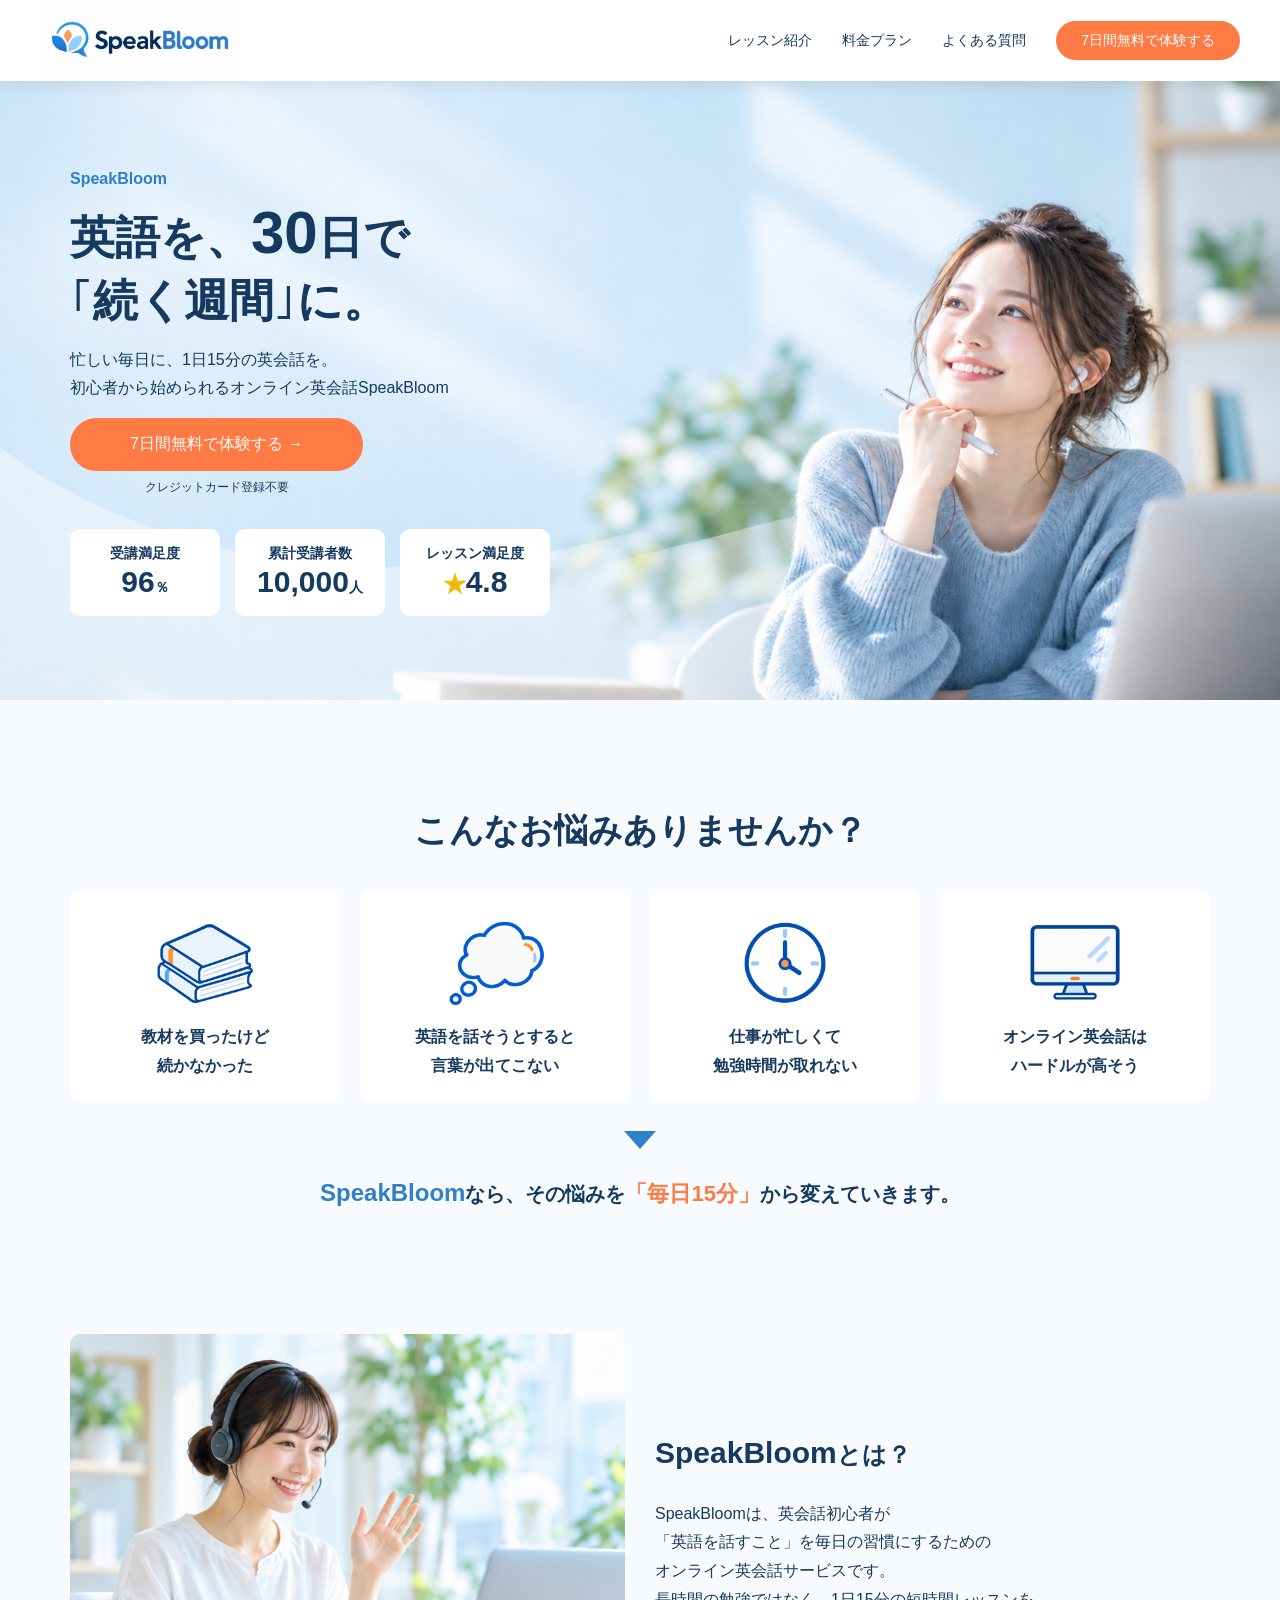
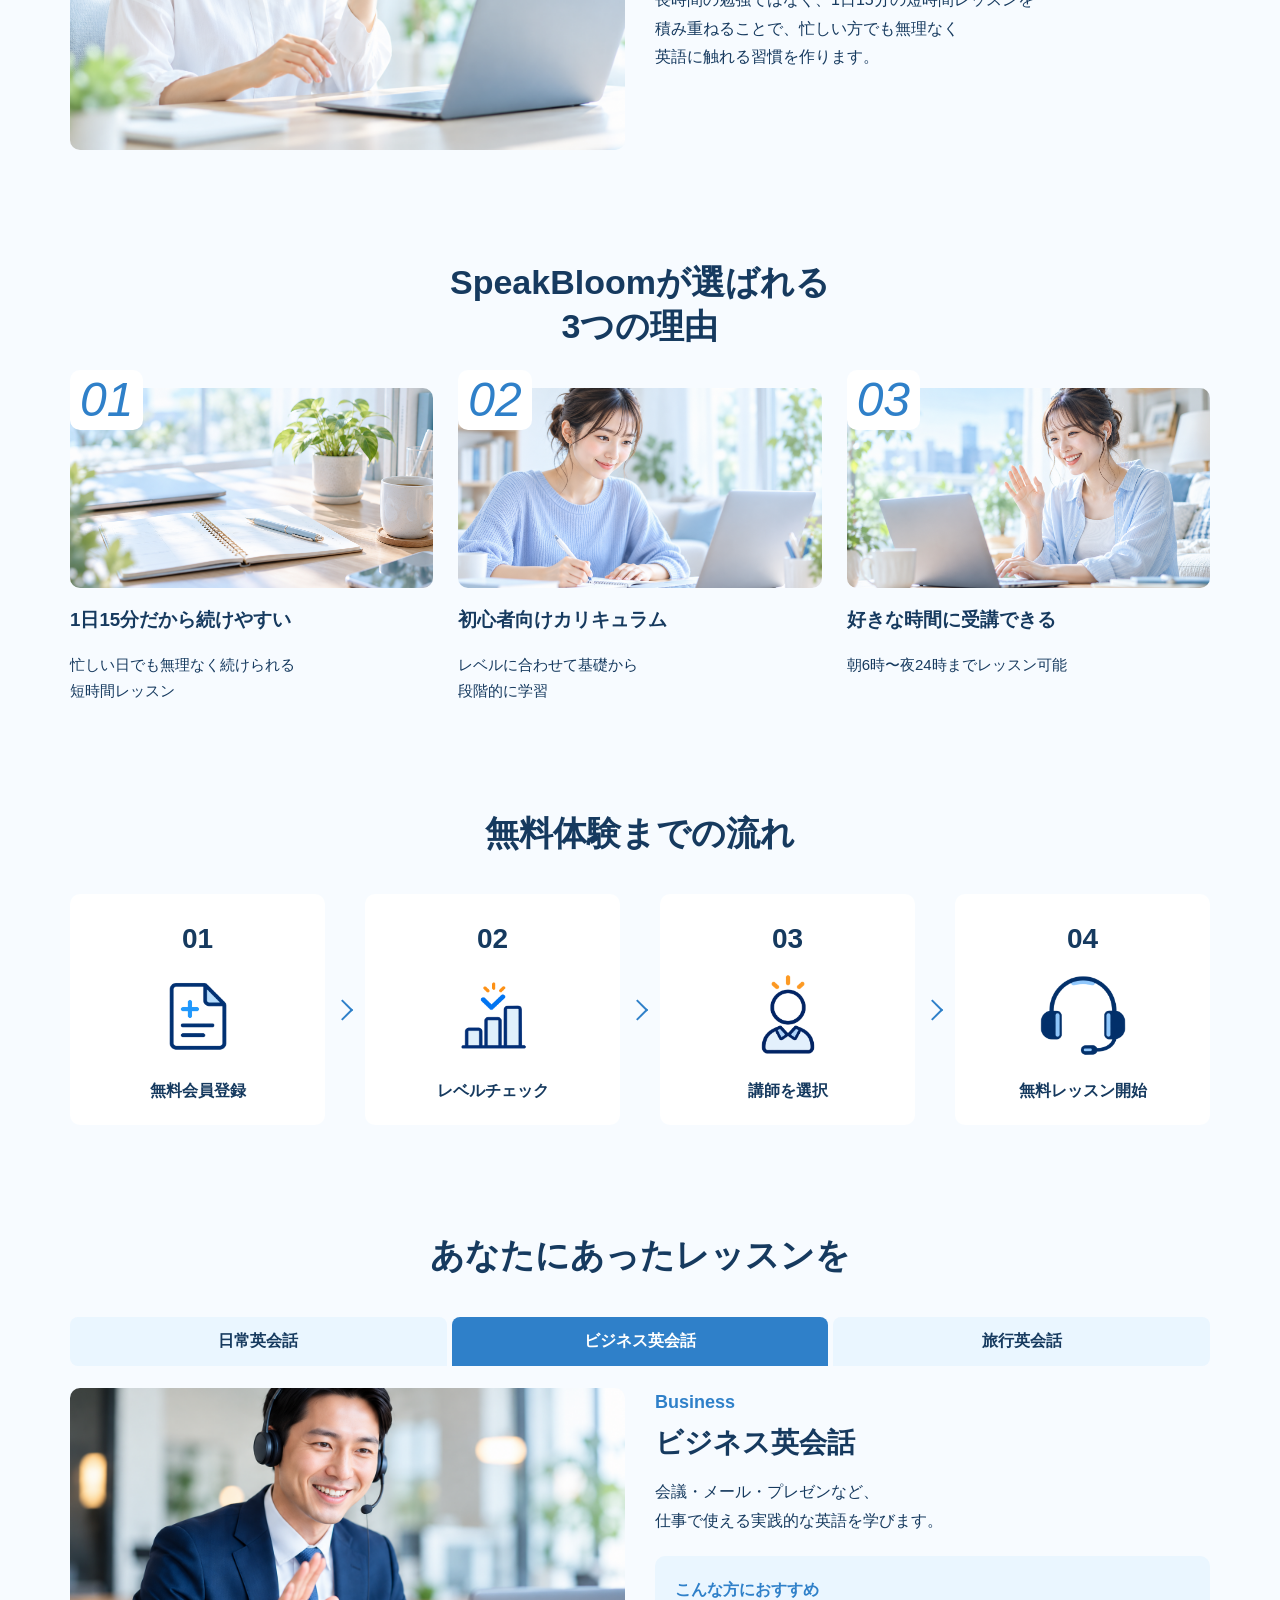
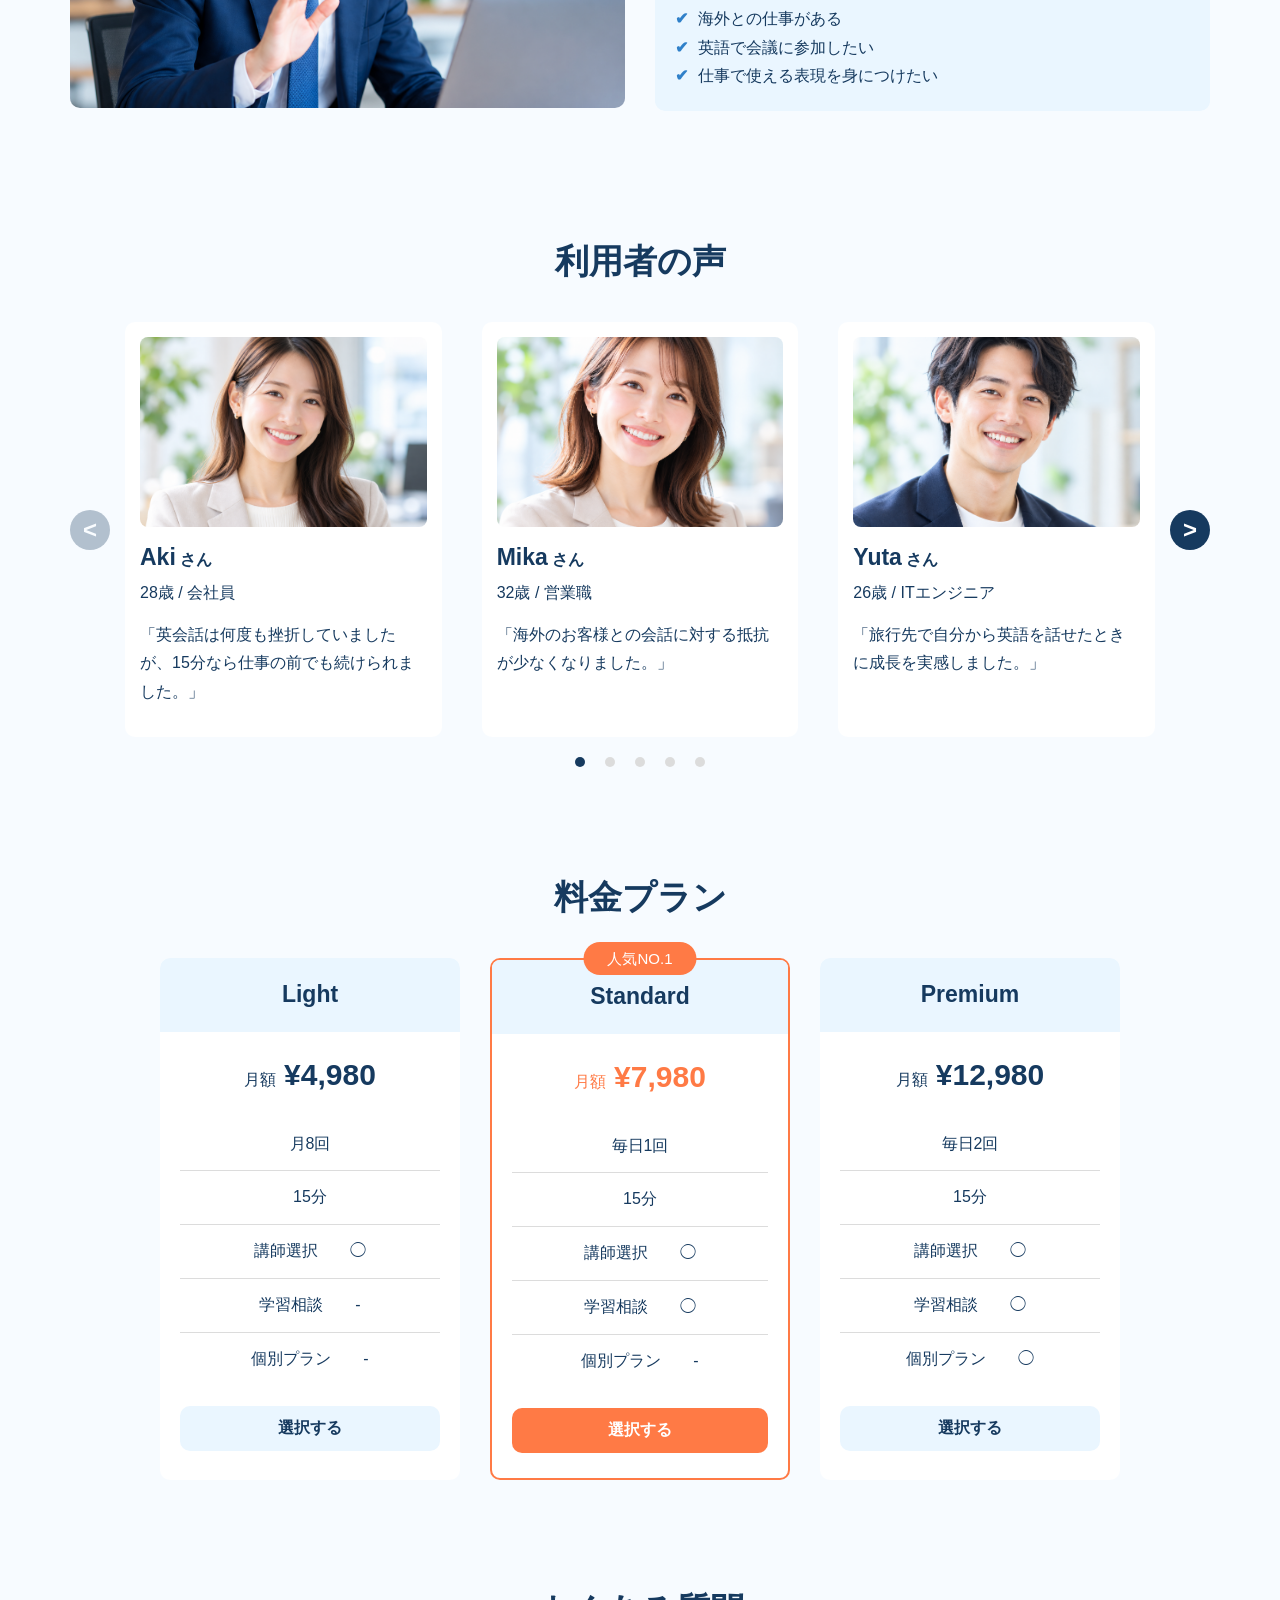
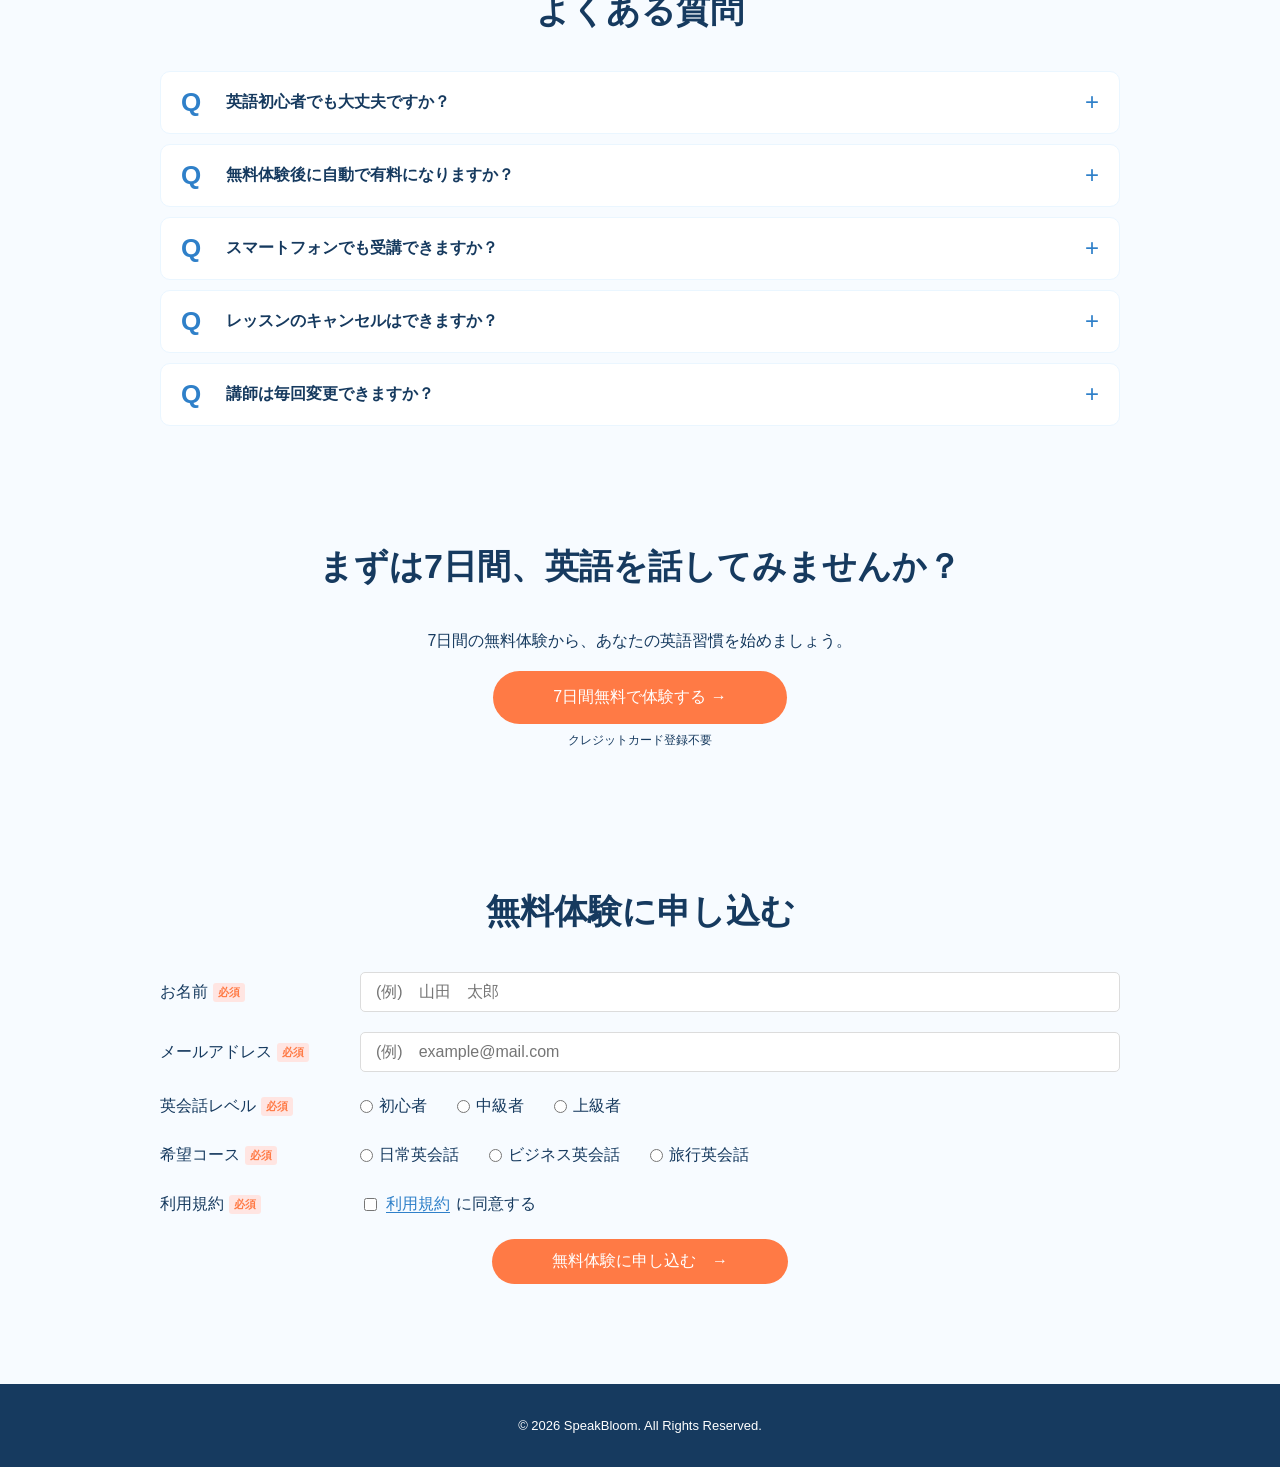
<file: index.html>
<!doctype html>
<html lang="ja">
  <head>
    <meta charset="UTF-8" />
    <meta name="viewport" content="width=device-width, initial-scale=1.0" />
    <title>SpeakBloom</title>
    <link rel="stylesheet" href="css/style.css" />
  </head>

  <body>
    <header>
      <div class="header-inner">
        <a href="#top" class="logo">
          <img src="images/logo.png" alt="SpeakBloom" />
        </a>
        <nav>
          <ul>
            <li><a href="#lesson">レッスン紹介</a></li>
            <li><a href="#pricing">料金プラン</a></li>
            <li><a href="#faq">よくある質問</a></li>
          </ul>
          <a href="#application" class="cta-button mobile-cta"
            >7日間無料で体験する</a
          >
        </nav>
        <a href="#application" class="cta-button">7日間無料で体験する</a>
        <button class="menu-button" type="button" aria-label="メニューを開く">
          <span></span>
          <span></span>
          <span></span>
        </button>
      </div>
    </header>

    <main>
      <section class="hero" id="hero">
        <img
          src="images/hero.png"
          alt="トップ画像（女性）"
          class="hero-mobile-image"
        />
        <div class="hero-inner">
          <div class="hero-content">
            <p class="hero-label">SpeakBloom</p>
            <h1>
              英語を、<span class="hero-days">30</span>日で<br />
              <span class="hero-bracket">｢</span>続く週間<span
                class="hero-bracket"
                >｣</span
              >に。
            </h1>
            <p class="hero-description">
              忙しい毎日に、1日15分の英会話を。<br />
              初心者から始められるオンライン英会話SpeakBloom
            </p>
            <div class="hero-cta">
              <a href="#application" class="cta-button"
                >7日間無料で体験する →</a
              >
              <p class="hero-note">クレジットカード登録不要</p>
            </div>
            <div class="hero-stats">
              <div class="hero-stat">
                <p>受講満足度</p>
                <p><span class="hero-number">96</span>％</p>
              </div>
              <div class="hero-stat">
                <p>累計受講者数</p>
                <p><span class="hero-number">10,000</span>人</p>
              </div>
              <div class="hero-stat">
                <p>レッスン満足度</p>
                <p>
                  <span class="hero-star">★</span
                  ><span class="hero-number">4.8</span>
                </p>
              </div>
            </div>
          </div>
        </div>
      </section>

      <section class="problems" id="problems">
        <div class="problems-inner">
          <h2>こんなお悩みありませんか？</h2>
          <div class="problems-card">
            <div class="card">
              <img src="images/book.png" alt="本のイラスト" />
              <p>教材を買ったけど<br />続かなかった</p>
            </div>
            <div class="card">
              <img src="images/speech bubble.png" alt="吹き出しのイラスト" />
              <p>英語を話そうとすると<br />言葉が出てこない</p>
            </div>
            <div class="card">
              <img src="images/clock.png" alt="時計のイラスト" />
              <p>仕事が忙しくて<br />勉強時間が取れない</p>
            </div>
            <div class="card">
              <img src="images/display.png" alt="ディスプレイのイラスト" />
              <p>オンライン英会話は<br />ハードルが高そう</p>
            </div>
          </div>
          <div class="problems-arrow"></div>
          <p class="problems-message">
            <span class="problems-logo">SpeakBloom</span>なら、その悩みを<span
              class="problems-minute"
              >「毎日15分」</span
            >から変えていきます。
          </p>
        </div>
      </section>

      <section class="about" id="about">
        <div class="about-inner">
          <div class="about-image">
            <img src="images/about.png" alt="女性の画像" />
          </div>
          <div class="about-content">
            <h2><span class="about-logo">SpeakBloom</span>とは？</h2>
            <p>
              SpeakBloomは、英会話初心者が<br />
              「英語を話すこと」を毎日の習慣にするための<br />
              オンライン英会話サービスです。<br />
              長時間の勉強ではなく、1日15分の短時間レッスンを<br />
              積み重ねることで、忙しい方でも無理なく<br />
              英語に触れる習慣を作ります。
            </p>
          </div>
        </div>
      </section>

      <section class="features" id="features">
        <div class="features-inner">
          <h2>
            SpeakBloomが選ばれる<br />
            3つの理由
          </h2>
          <div class="features-card">
            <div class="card">
              <div class="features-image">
                <img src="images/features1.png" />
                <span class="features-number">01</span>
              </div>
              <h3>1日15分だから続けやすい</h3>
              <p class="features-text-pc">
                忙しい日でも無理なく続けられる<br />短時間レッスン
              </p>
              <p class="features-text-sp">忙しい日でも無理なく続けられる</p>
            </div>
            <div class="card">
              <div class="features-image">
                <img src="images/features2.png" />
                <span class="features-number">02</span>
              </div>
              <h3>初心者向けカリキュラム</h3>
              <p class="features-text-pc">
                レベルに合わせて基礎から<br />段階的に学習
              </p>
              <p class="features-text-sp">レベルに合わせて基礎から</p>
            </div>
            <div class="card">
              <div class="features-image">
                <img src="images/features3.png" />
                <span class="features-number">03</span>
              </div>
              <h3>好きな時間に受講できる</h3>
              <p>朝6時〜夜24時までレッスン可能</p>
            </div>
          </div>
        </div>
      </section>

      <section class="how" id="how">
        <div class="how-inner">
          <h2>無料体験までの流れ</h2>
          <div class="how-card">
            <div class="card">
              <h3>01</h3>
              <img src="images/how1.png" />
              <p>無料会員登録</p>
            </div>
            <div class="card">
              <h3>02</h3>
              <img src="images/how2.png" />
              <p>レベルチェック</p>
            </div>
            <div class="card">
              <h3>03</h3>
              <img src="images/how3.png" />
              <p>講師を選択</p>
            </div>
            <div class="card">
              <h3>04</h3>
              <img src="images/how4.png" />
              <p>無料レッスン開始</p>
            </div>
          </div>
        </div>
      </section>

      <section class="lesson" id="lesson">
        <div class="lesson-inner">
          <h2>あなたにあったレッスンを</h2>
          <div class="lesson-tab">
            <button type="button" data-tab="daily">日常英会話</button>
            <button type="button" data-tab="business" class="active">
              ビジネス英会話
            </button>
            <button type="button" data-tab="travel">旅行英会話</button>
          </div>
          <div class="lesson-card">
            <div class="lesson-panel" data-content="daily">
              <div class="image">
                <img
                  src="images/dailylesson.png"
                  alt="オンライン英会話を受講する女性"
                />
              </div>
              <div class="content">
                <p class="lesson-type">Daily Conversation</p>
                <h3>日常英会話</h3>
                <p class="lesson-description">
                  自己紹介や趣味、ショッピングなど、<br />
                  日常生活で使える英会話を学びます。
                </p>
                <div class="lesson-recommend">
                  <p>こんな方におすすめ</p>
                  <ul>
                    <li>英語で気軽に会話ができるようになりたい</li>
                    <li>海外の友達を作りたい</li>
                    <li>リスニング・スピーキングに自信をつけたい</li>
                  </ul>
                </div>
              </div>
            </div>
            <div class="lesson-panel active" data-content="business">
              <div class="image">
                <img
                  src="images/businesslesson.png"
                  alt="ビジネス英会話を受講する男性"
                />
              </div>
              <div class="content">
                <p class="lesson-type">Business</p>
                <h3>ビジネス英会話</h3>
                <p class="lesson-description">
                  会議・メール・プレゼンなど、<br />
                  仕事で使える実践的な英語を学びます。
                </p>
                <div class="lesson-recommend">
                  <p>こんな方におすすめ</p>
                  <ul>
                    <li>海外との仕事がある</li>
                    <li>英語で会議に参加したい</li>
                    <li>仕事で使える表現を身につけたい</li>
                  </ul>
                </div>
              </div>
            </div>
            <div class="lesson-panel" data-content="travel">
              <div class="image">
                <img src="images/travellesson.png" alt="海外旅行を楽しむ女性" />
              </div>
              <div class="content">
                <p class="lesson-type">Travel</p>
                <h3>旅行英会話</h3>
                <p class="lesson-description">
                  空港・ホテル・観光・レストランなど、<br />
                  旅行先で使える実践的な英語を学びます。
                </p>
                <div class="lesson-recommend">
                  <p>こんな方におすすめ</p>
                  <ul>
                    <li>海外旅行をもっと楽しみたい</li>
                    <li>空港やホテルでスムーズにやりとりしたい</li>
                    <li>現地でのトラブルにも対応できるようにしたい</li>
                  </ul>
                </div>
              </div>
            </div>
          </div>
        </div>
      </section>

      <section class="voices" id="voices">
        <div class="voices-inner">
          <h2>利用者の声</h2>
          <div class="voices-slider">
            <button type="button" class="voices-prev">&lt;</button>
            <div class="voices-window">
              <div class="voices-card">
                <div class="card">
                  <img src="images/voices/aki.png" alt="Akiさん" />
                  <h3>Aki<span>さん</span></h3>
                  <p>28歳 / 会社員</p>
                  <p class="voices-detail">
                    「英会話は何度も挫折していましたが、15分なら仕事の前でも続けられました。」
                  </p>
                </div>
                <div class="card">
                  <img src="images/voices/mika.png" alt="Mikaさん" />
                  <h3>Mika<span>さん</span></h3>
                  <p>32歳 / 営業職</p>
                  <p class="voices-detail">
                    「海外のお客様との会話に対する抵抗が少なくなりました。」
                  </p>
                </div>
                <div class="card">
                  <img src="images/voices/yuta.png" alt="Yutaさん" />
                  <h3>Yuta<span>さん</span></h3>
                  <p>26歳 / ITエンジニア</p>
                  <p class="voices-detail">
                    「旅行先で自分から英語を話せたときに成長を実感しました。」
                  </p>
                </div>
                <div class="card">
                  <img src="images/voices/saki.png" alt="Sakiさん" />
                  <h3>Saki<span>さん</span></h3>
                  <p>29歳 / 事務職</p>
                  <p class="voices-detail">
                    「毎日15分だから、英語学習が無理なく習慣になりました。」
                  </p>
                </div>
                <div class="card">
                  <img src="images/voices/haruka.png" alt="Harukaさん" />
                  <h3>Haruka<span>さん</span></h3>
                  <p>31歳 / 販売職</p>
                  <p class="voices-detail">
                    「海外旅行で自分から話しかけられるようになって自信がつきました。」
                  </p>
                </div>
                <div class="card">
                  <img src="images/voices/daichi.png" alt="Daichiさん" />
                  <h3>Daichi<span>さん</span></h3>
                  <p>27歳 / 営業職</p>
                  <p class="voices-detail">
                    「仕事終わりでも短時間で続けられて、英語への苦手意識が減りました。」
                  </p>
                </div>
                <div class="card">
                  <img src="images/voices/emi.png" alt="Emiさん" />
                  <h3>Emi<span>さん</span></h3>
                  <p>34歳 / 看護師</p>
                  <p class="voices-detail">
                    「初心者向けで安心感があり、少しづつ話せる実感があります。」
                  </p>
                </div>
                <div class="card">
                  <img src="images/voices/kento.png" alt="Kentoさん" />
                  <h3>Kento<span>さん</span></h3>
                  <p>25歳 / 大学院生</p>
                  <p class="voices-detail">
                    「リスニング力が上がって、英語の動画も前より聞き取りやすくなりました。」
                  </p>
                </div>
                <div class="card">
                  <img src="images/voices/nao.png" alt="Naoさん" />
                  <h3>Nao<span>さん</span></h3>
                  <p>30歳 / Webデザイナー</p>
                  <p class="voices-detail">
                    「講師が優しく、会話の練習が楽しいので続けやすいです。」
                  </p>
                </div>
                <div class="card">
                  <img src="images/voices/rina.png" alt="Rinaさん" />
                  <h3>Rina<span>さん</span></h3>
                  <p>26歳 / 会社員</p>
                  <p class="voices-detail">
                    「通勤前の15分で受講できるので、忙しくても続けられています。」
                  </p>
                </div>
                <div class="card">
                  <img src="images/voices/sho.png" alt="Shoさん" />
                  <h3>Sho<span>さん</span></h3>
                  <p>33歳 / エンジニア</p>
                  <p class="voices-detail">
                    「会議で使える表現を学べて、仕事にも役立っています。」
                  </p>
                </div>
                <div class="card">
                  <img src="images/voices/ayaka.png" alt="Ayakaさん" />
                  <h3>Ayaka<span>さん</span></h3>
                  <p>28歳 / 接客業</p>
                  <p class="voices-detail">
                    「英語を話すハードルが下がって、外国のお客様にも対応しやすくなりました。」
                  </p>
                </div>
                <div class="card">
                  <img src="images/voices/tsubasa.png" alt="Tsubasaさん" />
                  <h3>Tsubasa<span>さん</span></h3>
                  <p>24歳 / 学生</p>
                  <p class="voices-detail">
                    「短いレッスンでも達成感があり、学習のモチベーションが続きます。」
                  </p>
                </div>
                <div class="card">
                  <img src="images/voices/mami.png" alt="Mamiさん" />
                  <h3>Mami<span>さん</span></h3>
                  <p>36歳 / 主婦</p>
                  <p class="voices-detail">
                    「家事の合間に受けられて、英語に触れる時間が自然に増えました。」
                  </p>
                </div>
                <div class="card">
                  <img src="images/voices/ren.png" alt="Renさん" />
                  <h3>Ren<span>さん</span></h3>
                  <p>29歳 / ITエンジニア</p>
                  <p class="voices-detail">
                    「旅行先で英語を使える場面が増えて、学ぶ楽しさを実感しています。」
                  </p>
                </div>
              </div>
            </div>
            <button type="button" class="voices-next">></button>
          </div>
          <div class="voices-dots">
            <button
              type="button"
              class="active"
              aria-label="1ページ目"
            ></button>
            <button type="button" aria-label="2ページ目"></button>
            <button type="button" aria-label="3ページ目"></button>
            <button type="button" aria-label="4ページ目"></button>
            <button type="button" aria-label="5ページ目"></button>
          </div>
          <div class="voices-counter">
            <span class="current-page">1</span>
            <span> / </span>
            <span class="total-pages">15</span>
          </div>
        </div>
      </section>

      <section class="pricing" id="pricing">
        <div class="pricing-inner">
          <h2>料金プラン</h2>
          <div class="pricing-card">
            <div class="card">
              <h3 class="plan-name">Light</h3>
              <p class="plan-price">
                <span>月額</span>
                <strong>¥4,980</strong>
              </p>
              <ul class="plan-details">
                <li>月8回</li>
                <li>15分</li>
                <li>講師選択　　◯</li>
                <li>学習相談　　-</li>
                <li>個別プラン　　-</li>
              </ul>
              <button type="button" class="plan-button">選択する</button>
            </div>
            <div class="popular-wrapper">
              <span class="popular-label">人気NO.1</span>
              <div class="card popular">
                <h3 class="plan-name">Standard</h3>
                <p class="plan-price">
                  <span>月額</span>
                  <strong>¥7,980</strong>
                </p>
                <ul class="plan-details">
                  <li>毎日1回</li>
                  <li>15分</li>
                  <li>講師選択　　◯</li>
                  <li>学習相談　　◯</li>
                  <li>個別プラン　　-</li>
                </ul>
                <button type="button" class="plan-button">選択する</button>
              </div>
            </div>
            <div class="card">
              <h3 class="plan-name">Premium</h3>
              <p class="plan-price">
                <span>月額</span>
                <strong>¥12,980</strong>
              </p>
              <ul class="plan-details">
                <li>毎日2回</li>
                <li>15分</li>
                <li>講師選択　　◯</li>
                <li>学習相談　　◯</li>
                <li>個別プラン　　◯</li>
              </ul>
              <button type="button" class="plan-button">選択する</button>
            </div>
          </div>
        </div>
      </section>

      <section class="faq" id="faq">
        <div class="faq-inner">
          <h2>よくある質問</h2>
          <div class="faq-list">
            <div class="faq-item">
              <button type="button" class="faq-question" aria-expanded="false">
                英語初心者でも大丈夫ですか？
              </button>
              <div class="faq-answer">
                <p>
                  はい、もちろんです。初心者向けのレッスンをご用意しており、基礎から安心して学習できます。
                </p>
              </div>
            </div>
            <div class="faq-item">
              <button type="button" class="faq-question" aria-expanded="false">
                無料体験後に自動で有料になりますか？
              </button>
              <div class="faq-answer">
                <p>
                  いいえ、無料体験終了後に自動で有料プランへ移行することはありません。
                </p>
              </div>
            </div>
            <div class="faq-item">
              <button type="button" class="faq-question" aria-expanded="false">
                スマートフォンでも受講できますか？
              </button>
              <div class="faq-answer">
                <p>
                  はい、スマートフォン・タブレット・パソコンから受講できます。
                </p>
              </div>
            </div>
            <div class="faq-item">
              <button type="button" class="faq-question" aria-expanded="false">
                レッスンのキャンセルはできますか？
              </button>
              <div class="faq-answer">
                <p>
                  はい、レッスンのキャンセルは可能です。詳しい条件は予約時にご確認ください。
                </p>
              </div>
            </div>
            <div class="faq-item">
              <button type="button" class="faq-question" aria-expanded="false">
                講師は毎回変更できますか？
              </button>
              <div class="faq-answer">
                <p>はい、予約時に希望の講師を選択できます。</p>
              </div>
            </div>
          </div>
        </div>
      </section>

      <section class="cta" id="cta">
        <div class="cta-inner">
          <div class="cta-content">
            <h2>まずは7日間、<br class="sp-br" />英語を話してみませんか？</h2>
            <p class="cta-description">
              7日間の無料体験から、<br
                class="sp-br"
              />あなたの英語習慣を始めましょう。
            </p>
            <div class="cta-action">
              <a href="#application" class="cta-button"
                >7日間無料で体験する →
              </a>
              <p class="cta-note">クレジットカード登録不要</p>
            </div>
          </div>
        </div>
      </section>

      <section class="application" id="application">
        <div class="application-inner">
          <h2>無料体験に申し込む</h2>
          <form class="application-form">
            <div class="form-row">
              <label for="name">
                お名前 <span class="required">必須</span>
              </label>
              <input
                type="text"
                id="name"
                name="name"
                placeholder="(例)　山田　太郎"
                required
              />
            </div>
            <div class="form-row">
              <label for="email">
                メールアドレス <span class="required">必須</span>
              </label>
              <input
                type="email"
                id="email"
                name="email"
                placeholder="(例)　example@mail.com"
                required
              />
            </div>
            <div class="form-row">
              <div class="form-label">
                英会話レベル <span class="required">必須</span>
              </div>
              <fieldset class="form-fieldset">
                <legend class="visually-hidden">英会話レベル</legend>
                <div class="radio-options">
                  <label for="beginner">
                    <input
                      type="radio"
                      id="beginner"
                      name="level"
                      value="beginner"
                      required
                    />
                    初心者</label
                  >
                  <label for="intermediate">
                    <input
                      type="radio"
                      id="intermediate"
                      name="level"
                      value="intermediate"
                    />
                    中級者</label
                  >
                  <label for="advanced">
                    <input
                      type="radio"
                      id="advanced"
                      name="level"
                      value="advanced"
                    />
                    上級者</label
                  >
                </div>
              </fieldset>
            </div>
            <div class="form-row">
              <div class="form-label">
                希望コース <span class="required">必須</span>
              </div>
              <fieldset class="form-fieldset">
                <legend class="visually-hidden">希望コース</legend>
                <div class="radio-options">
                  <label for="daily">
                    <input
                      type="radio"
                      id="daily"
                      name="course"
                      value="daily"
                      required
                    />
                    日常英会話</label
                  >
                  <label for="business">
                    <input
                      type="radio"
                      id="business"
                      name="course"
                      value="business"
                    />
                    ビジネス英会話</label
                  >
                  <label for="travel">
                    <input
                      type="radio"
                      id="travel"
                      name="course"
                      value="travel"
                    />
                    旅行英会話</label
                  >
                </div>
              </fieldset>
            </div>
            <div class="form-row form-agreement">
              <span class="form-label">
                利用規約 <span class="required">必須</span>
              </span>
              <div class="agreement-check">
                <input type="checkbox" id="agree" name="agree" required />
                <a href="terms.html" target="_blank" rel="noopener noreferrer">
                  利用規約
                </a>
                <label for="agree"> に同意する </label>
              </div>
            </div>
            <input
              type="submit"
              class="cta-button"
              value="無料体験に申し込む　→"
            />
          </form>
          <p class="form-message" role="status" aria-live="polite"></p>
        </div>
      </section>
    </main>

    <footer class="site-footer">
      <p>&copy; 2026 SpeakBloom. All Rights Reserved.</p>
    </footer>
    <script src="js/script.js"></script>
  </body>
</html>
</file>
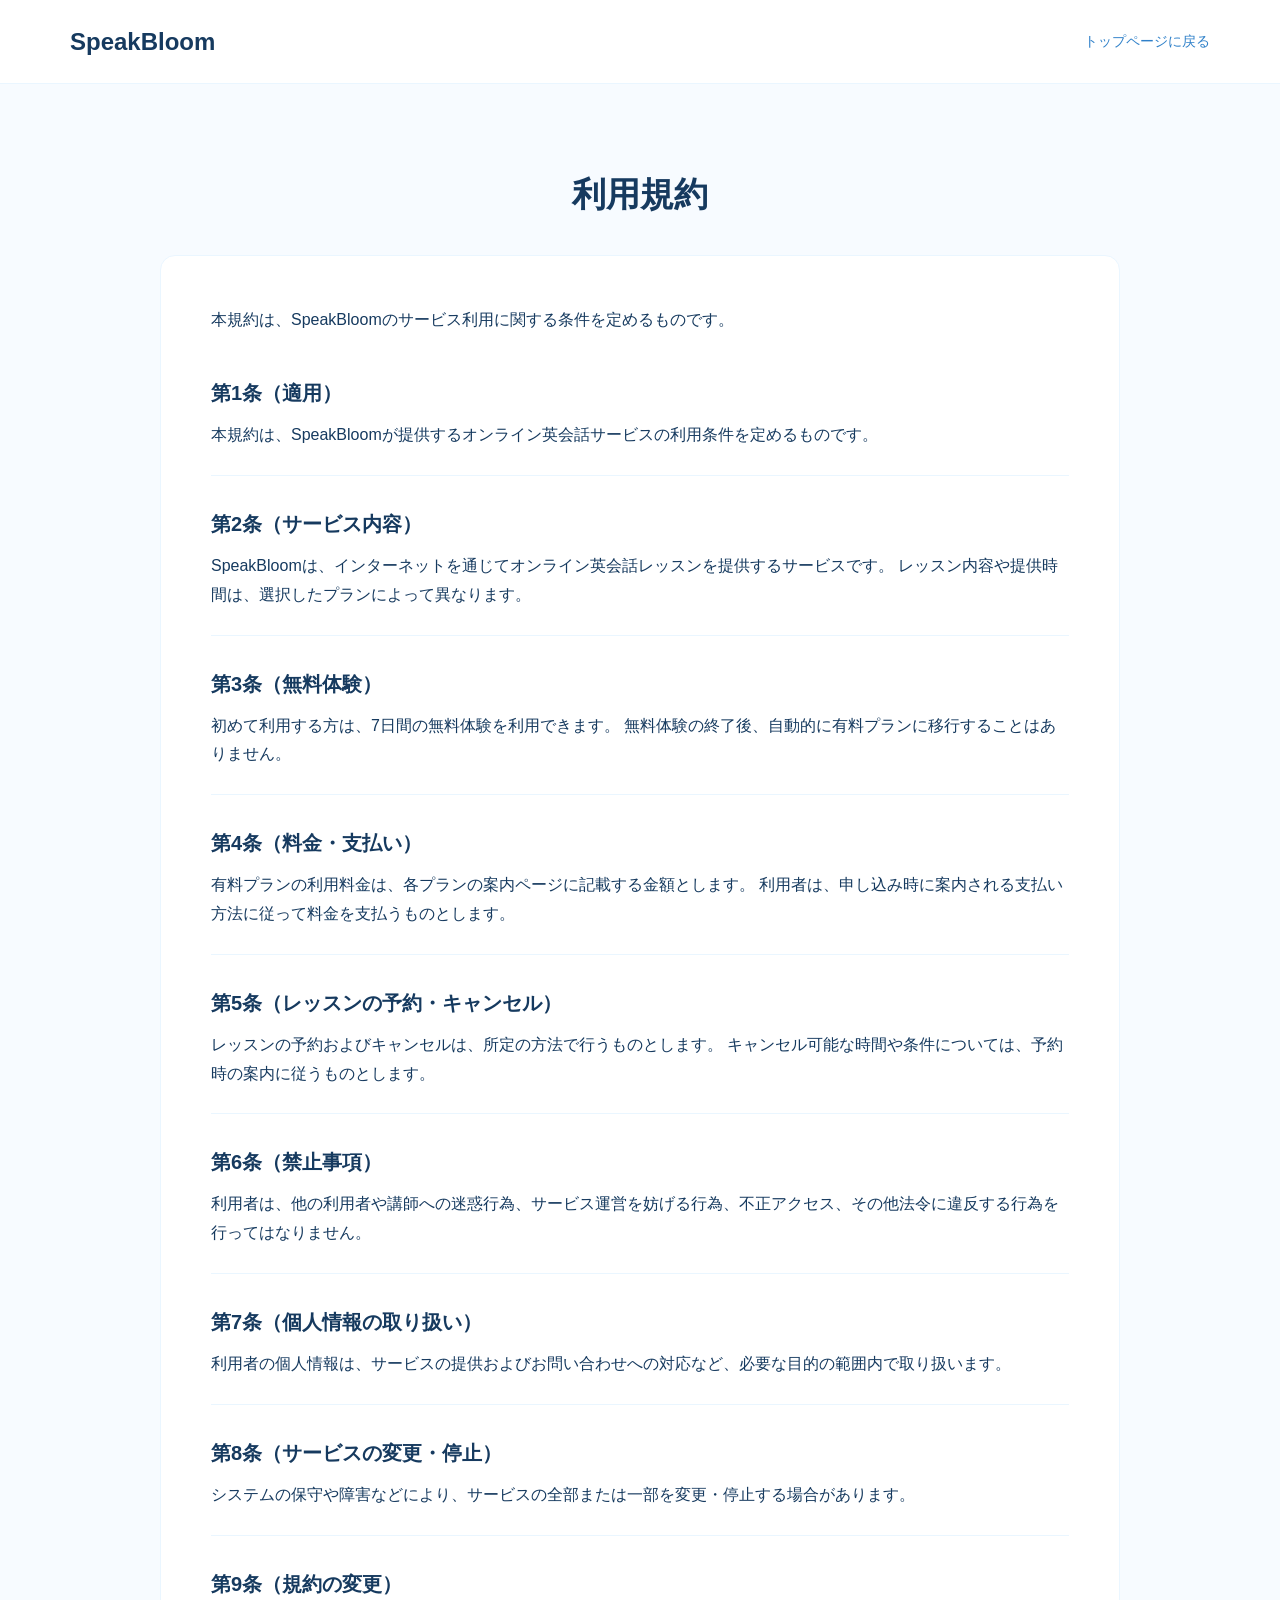
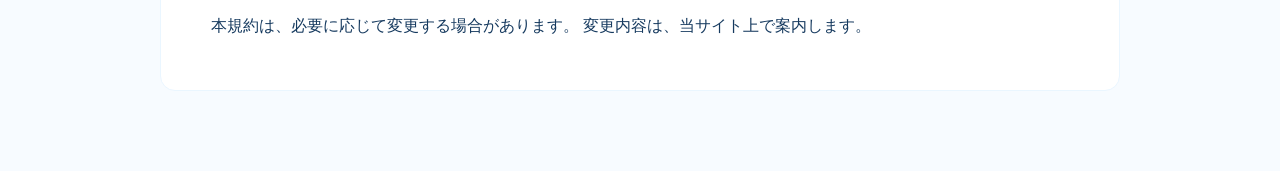
<file: terms.html>
<!doctype html>
<html lang="ja">
  <head>
    <meta charset="UTF-8" />
    <meta name="viewport" content="width=device-width, initial-scale=1.0" />
    <title>利用規約 | SpeakBloom</title>
    <link rel="stylesheet" href="css/style.css" />
  </head>

  <body>
    <header class="terms-header">
      <a href="index.html" class="terms-logo">SpeakBloom</a>
      <a href="index.html" class="terms-back">トップページに戻る</a>
    </header>

    <main class="terms">
      <div class="terms-inner">
        <h1>利用規約</h1>
        <div class="terms-content">
          <p class="terms-lead">
            本規約は、SpeakBloomのサービス利用に関する条件を定めるものです。
          </p>

          <section class="terms-section">
            <h2>第1条（適用）</h2>
            <p>
              本規約は、SpeakBloomが提供するオンライン英会話サービスの利用条件を定めるものです。
            </p>
          </section>

          <section class="terms-section">
            <h2>第2条（サービス内容）</h2>
            <p>
              SpeakBloomは、インターネットを通じてオンライン英会話レッスンを提供するサービスです。
              レッスン内容や提供時間は、選択したプランによって異なります。
            </p>
          </section>

          <section class="terms-section">
            <h2>第3条（無料体験）</h2>
            <p>
              初めて利用する方は、7日間の無料体験を利用できます。
              無料体験の終了後、自動的に有料プランに移行することはありません。
            </p>
          </section>

          <section class="terms-section">
            <h2>第4条（料金・支払い）</h2>
            <p>
              有料プランの利用料金は、各プランの案内ページに記載する金額とします。
              利用者は、申し込み時に案内される支払い方法に従って料金を支払うものとします。
            </p>
          </section>

          <section class="terms-section">
            <h2>第5条（レッスンの予約・キャンセル）</h2>
            <p>
              レッスンの予約およびキャンセルは、所定の方法で行うものとします。
              キャンセル可能な時間や条件については、予約時の案内に従うものとします。
            </p>
          </section>

          <section class="terms-section">
            <h2>第6条（禁止事項）</h2>
            <p>
              利用者は、他の利用者や講師への迷惑行為、サービス運営を妨げる行為、不正アクセス、その他法令に違反する行為を行ってはなりません。
            </p>
          </section>

          <section class="terms-section">
            <h2>第7条（個人情報の取り扱い）</h2>
            <p>
              利用者の個人情報は、サービスの提供およびお問い合わせへの対応など、必要な目的の範囲内で取り扱います。
            </p>
          </section>

          <section class="terms-section">
            <h2>第8条（サービスの変更・停止）</h2>
            <p>
              システムの保守や障害などにより、サービスの全部または一部を変更・停止する場合があります。
            </p>
          </section>

          <section class="terms-section">
            <h2>第9条（規約の変更）</h2>
            <p>
              本規約は、必要に応じて変更する場合があります。
              変更内容は、当サイト上で案内します。
            </p>
          </section>
        </div>
      </div>
    </main>
  </body>
</html>
</file>
<file: css/style.css>
@charset "utf-8";

/* 共通設定 */
* {
  box-sizing: border-box;
}
html {
  scroll-behavior: smooth;
}
body {
  margin: 0;
  background-color: #f7fbff;
  color: #163a5f;
  line-height: 1.8;
  font-family:
    "Helvetica Neue", Arial, "Hiragino Sans", "Noto Sans JP", sans-serif;
}
a {
  color: inherit;
  text-decoration: none;
}
img {
  max-width: 100%;
  height: auto;
}
:root {
  --color-main: #163a5f;
  --color-blue: #2f80c9;
  --color-accent: #ff7a45;
  --color-bg: #f7fbff;
  --color-light-blue: #eaf6ff;
  --color-white: #ffffff;
}
#lesson,
#pricing,
#faq,
#application {
  scroll-margin-top: 100px;
}

/* ヘッダー */
header {
  background-color: var(--color-white);
  box-shadow: 0px 4px 15px rgba(0, 0, 0, 0.08);
  position: fixed;
  top: 0;
  left: 0;
  width: 100%;
  z-index: 1000;
}
.header-inner {
  width: calc(100% - 40px);
  max-width: 1200px;
  display: flex;
  align-items: center;
  margin: 0 auto;
  padding: 7px 0;
  gap: 30px;
}
.header-inner .logo {
  margin-right: auto;
}
.logo img {
  display: block;
  width: 200px;
}
nav ul {
  display: flex;
  gap: 30px;
  list-style: none;
  margin: 0;
  padding: 0;
}
nav a {
  font-size: 14px;
  font-weight: 500;
}
.mobile-cta {
  display: none;
}
.header-inner .cta-button {
  background-color: var(--color-accent);
  color: var(--color-white);
  border-radius: 9999px;
  padding: 7px 25px;
  font-size: 14px;
  font-weight: 500;
  white-space: nowrap;
}
.menu-button {
  display: none;
  flex-direction: column;
  gap: 5px;
  background: transparent;
  border: none;
  padding: 0;
  cursor: pointer;
}
.menu-button span {
  display: block;
  width: 24px;
  height: 2px;
  background-color: var(--color-main);
  transition:
    transform 0.3s,
    opacity 0.3s;
}
.menu-button.open span:nth-child(2) {
  opacity: 0;
}
.menu-button.open span:nth-child(1) {
  transform: translateY(7px) rotate(45deg);
}
.menu-button.open span:nth-child(3) {
  transform: translateY(-7px) rotate(-45deg);
}

/* ファーストビュー */
.hero-mobile-image {
  display: none;
}
.hero {
  padding-top: 81px;
  background-image: url(../images/hero.png);
  background-size: cover;
  background-position: center;
  min-height: 700px;
  display: flex;
  align-items: center;
}
.hero-inner {
  width: calc(100% - 140px);
  max-width: 1200px;
  margin: 0 auto;
}
.hero-content {
  max-width: 600px;
}
.hero-label {
  color: var(--color-blue);
  font-weight: bold;
  margin: 0;
}
.hero h1 {
  font-size: 45px;
  line-height: 1.3;
  font-weight: 700;
  margin: 0 0 15px;
}
.hero-days {
  font-size: 60px;
}
.hero-bracket {
  font-weight: 300;
}
.hero-description {
  font-weight: 500;
  margin: 0 0 15px;
}
.hero-cta {
  width: fit-content;
  text-align: center;
  margin: 0 0 30px;
}
.hero .cta-button {
  display: inline-block;
  background-color: var(--color-accent);
  color: var(--color-white);
  border-radius: 9999px;
  padding: 12px 60px;
  font-size: 16px;
  font-weight: 500;
  white-space: nowrap;
}
.hero-note {
  font-size: 12px;
  margin: 6px 0 0;
}
.hero-stats {
  display: flex;
  gap: 15px;
}
.hero-stat {
  width: 150px;
  background-color: var(--color-white);
  border-radius: 10px;
  padding: 15px 10px;
  text-align: center;
}
.hero-stat p {
  margin: 0;
  font-size: 14px;
  font-weight: bold;
  line-height: 1.3;
}
.hero-number {
  font-size: 30px;
  font-weight: 700;
}
.hero-star {
  font-size: 23px;
  color: #f5b800;
}

/* 悩み */
.problems {
  padding: 100px 0;
}
.problems-inner {
  width: calc(100% - 140px);
  max-width: 1200px;
  margin: 0 auto;
}
.problems h2 {
  text-align: center;
  font-size: 34px;
  margin: 0 0 30px;
}
.problems-card {
  display: grid;
  grid-template-columns: repeat(4, 1fr);
  gap: 20px;
}
.problems .card {
  background-color: var(--color-white);
  border-radius: 10px;
  padding: 20px 10px;
  text-align: center;
}
.problems .card img {
  display: block;
  width: 120px;
  height: 100px;
  object-fit: contain;
  margin: 0 auto 10px;
}
.problems .card p {
  font-size: 16px;
  font-weight: 700;
  margin: 12px 10px 0;
}
.problems-arrow {
  width: 0;
  height: 0;
  border-left: 16px solid transparent;
  border-right: 16px solid transparent;
  border-top: 18px solid var(--color-blue);
  margin: 30px auto 22px;
}
.problems-message {
  font-size: 20px;
  font-weight: 600;
  text-align: center;
}
.problems-logo {
  color: var(--color-blue);
  font-size: 24px;
  font-weight: 700;
}
.problems-minute {
  color: var(--color-accent);
  font-size: 22px;
  font-weight: 700;
}

/* サービス紹介 */
.about-inner {
  display: flex;
  width: calc(100% - 140px);
  max-width: 1200px;
  margin: 0 auto;
  gap: 30px;
  align-items: center;
}
.about-image {
  width: calc(50% - 15px);
}
.about-image img {
  width: 100%;
  border-radius: 10px;
}
.about-content {
  width: calc(50% - 15px);
}
.about-logo {
  font-size: 30px;
}

/* 3つの理由 */
.features {
  padding: 100px 0;
}
.features-inner {
  width: calc(100% - 140px);
  max-width: 1200px;
  margin: 0 auto;
}
.features h2 {
  text-align: center;
  font-size: 34px;
  margin: 0 0 40px;
  line-height: 1.3;
}
.features-card {
  display: grid;
  grid-template-columns: repeat(3, 1fr);
  gap: 25px;
}
.features-image {
  position: relative;
}
.features .card img {
  width: 100%;
  height: 200px;
  object-fit: cover;
  border-radius: 10px;
  display: block;
}
.features-number {
  position: absolute;
  top: -18px;
  left: 0;
  font-size: 48px;
  font-weight: 400;
  font-style: italic;
  line-height: 1;
  color: var(--color-blue);
  z-index: 1;
  background-color: var(--color-white);
  padding: 6px 10px;
  border-radius: 10px;
}
.features .card h3 {
  margin: 15px 0;
}
.features .card p {
  font-size: 15px;
  line-height: 1.7;
  margin: 0;
}
.features-text-sp {
  display: none;
}
/* 無料体験 */
.how-inner {
  width: calc(100% - 140px);
  max-width: 1200px;
  margin: 0 auto;
}
.how h2 {
  text-align: center;
  font-size: 34px;
  margin: 0 0 30px;
}
.how-card {
  display: grid;
  grid-template-columns: repeat(4, 1fr);
  gap: 40px;
}
.how .card {
  background-color: var(--color-white);
  border-radius: 10px;
  padding: 20px 10px;
  text-align: center;
  position: relative;
  flex: 1;
}
.how .card:not(:last-child)::after {
  content: "";
  position: absolute;
  top: 50%;
  right: -25px;
  width: 13px;
  height: 13px;
  border-top: 2px solid var(--color-blue);
  border-right: 2px solid var(--color-blue);
  transform: translateY(-50%) rotate(45deg);
}
.how .card h3 {
  margin: 0;
  font-size: 28px;
}
.how .card img {
  display: block;
  width: 120px;
  height: 100px;
  object-fit: contain;
  margin: 0 auto 10px;
}
.how .card p {
  font-size: 16px;
  font-weight: 700;
  margin: 12px 10px 0;
}
/* レッスン */
.lesson {
  padding: 100px 0;
}
.lesson-inner {
  width: calc(100% - 140px);
  max-width: 1200px;
  margin: 0 auto;
}
.lesson h2 {
  text-align: center;
  font-size: 34px;
  margin: 0 0 30px;
}
.lesson-tab {
  display: flex;
  width: 100%;
  margin: 0 auto;
  gap: 5px;
}
.lesson-tab button {
  flex: 1;
  padding: 14px 20px;
  border: none;
  background-color: var(--color-light-blue);
  color: var(--color-main);
  font-size: 16px;
  font-weight: 700;
  cursor: pointer;
  border-radius: 8px 8px 0 0;
}
.lesson-tab button:first-child {
  border-radius: 8px 8px 0 8px;
}
.lesson-tab button:last-child {
  border-radius: 8px 8px 8px 0;
}
.lesson-tab button.active {
  background-color: var(--color-blue);
  color: var(--color-white);
}
.lesson-panel {
  display: none;
  margin: 20px 0;
}
.lesson-panel.active {
  display: flex;
  align-items: center;
  gap: 30px;
}
.lesson-panel .image {
  flex: 1;
}
.lesson-panel .image img {
  width: 100%;
  height: 320px;
  display: block;
  object-fit: cover;
  border-radius: 10px;
}
.lesson-panel .content {
  flex: 1;
}
.lesson-type {
  color: var(--color-blue);
  font-size: 18px;
  font-weight: 700;
  margin: 0;
}
.lesson h3 {
  font-size: 28px;
  margin: 0 0 10px;
}
.lesson-description {
  margin: 0 0 20px;
  line-height: 1.8;
}
.lesson-recommend {
  background-color: var(--color-light-blue);
  border-radius: 10px;
  padding: 20px;
}
.lesson-recommend > p {
  font-weight: 700;
  color: var(--color-blue);
  margin: 0;
}
.lesson-recommend ul {
  list-style: none;
  margin: 0;
  padding: 0;
}
.lesson-recommend li::before {
  content: "✔︎";
  color: var(--color-blue);
  font-weight: 700;
  margin-right: 10px;
}

/* 利用者の声 */
.voices-inner {
  width: calc(100% - 140px);
  max-width: 1200px;
  margin: 0 auto;
}
.voices h2 {
  text-align: center;
  font-size: 34px;
  margin: 0 0 30px;
}
.voices-slider {
  display: flex;
  align-items: center;
  gap: 15px;
}
.voices-window {
  overflow: hidden;
  flex: 1;
  min-width: 0;
}
.voices-card {
  display: flex;
  gap: 40px;
  transition: transform 0.4s ease;
}
.voices-card .card {
  flex: 0 0 calc((100% - 80px) / 3);
  background-color: var(--color-white);
  border-radius: 10px;
  overflow: hidden;
}
.voices-card .card img {
  width: calc(100% - 30px);
  height: 190px;
  object-fit: cover;
  display: block;
  margin: 15px auto 0;
  border-radius: 8px;
}
.voices-card .card h3,
.voices-card .card p {
  margin: 0 15px;
}
.voices-card .card h3 {
  font-size: 23px;
  margin-top: 10px;
}
.voices-card .card span {
  font-size: 16px;
  font-weight: 600;
  margin-left: 4px;
}
.voices-card .card .voices-detail {
  margin-top: 13px;
  margin-bottom: 30px;
}
.voices-prev:disabled,
.voices-next:disabled {
  opacity: 0.3;
  cursor: default;
}
.voices-prev,
.voices-next {
  width: 40px;
  height: 40px;
  border: none;
  border-radius: 50%;
  background-color: var(--color-main);
  color: var(--color-white);
  font-size: 24px;
  font-weight: 700;
  display: flex;
  align-items: center;
  justify-content: center;
  cursor: pointer;
  flex-shrink: 0;
  padding: 0;
}
.voices-dots {
  display: flex;
  justify-content: center;
  gap: 20px;
  margin-top: 20px;
}
.voices-dots button {
  width: 10px;
  height: 10px;
  border-radius: 50%;
  background-color: #dcdcdc;
  border: none;
  padding: 0;
  cursor: pointer;
  flex-shrink: 0;
}
.voices-dots button.active {
  background-color: var(--color-main);
}
.voices-counter {
  display: none;
}

/* 料金プラン */
.pricing {
  padding: 100px 0;
}
.pricing-inner {
  width: calc(100% - 140px);
  max-width: 1200px;
  margin: 0 auto;
}
.pricing h2 {
  text-align: center;
  font-size: 34px;
  margin: 0 0 30px;
}
.pricing-card {
  display: grid;
  grid-template-columns: repeat(3, 1fr);
  gap: 30px;
  max-width: 960px;
  margin: 0 auto;
}
.pricing-card .card {
  background-color: var(--color-white);
  border-radius: 10px;
  padding: 0;
  overflow: hidden;
}
.popular-wrapper {
  position: relative;
  height: 100%;
}
.popular-wrapper .card {
  height: 100%;
}
.popular-label {
  position: absolute;
  top: -16px;
  left: 50%;
  transform: translateX(-50%);
  background-color: var(--color-accent);
  color: var(--color-white);
  border-radius: 9999px;
  padding: 3px 24px;
  font-size: 15px;
  white-space: nowrap;
  z-index: 1;
}
.pricing-card .popular {
  border: 2px solid var(--color-accent);
}
.pricing-card .popular .plan-price {
  color: var(--color-accent);
}
.plan-name {
  background-color: var(--color-light-blue);
  color: var(--color-main);
  text-align: center;
  margin: 0;
  padding: 16px 0;
  font-size: 23px;
}
.plan-price {
  display: flex;
  justify-content: center;
  align-items: baseline;
  gap: 8px;
}
.plan-price strong {
  font-size: 30px;
}
.plan-details {
  list-style: none;
  padding: 0;
  margin: 0 20px;
}
.plan-details li {
  text-align: center;
  padding: 12px 0;
  border-bottom: 1px solid #dcdcdc;
}
.plan-details li:last-child {
  border-bottom: none;
}
.plan-button {
  display: block;
  width: calc(100% - 40px);
  margin: 20px auto 25px;
  padding: 12px 0;
  border: none;
  border-radius: 10px;
  background-color: var(--color-light-blue);
  color: var(--color-main);
  font-size: 16px;
  font-weight: 700;
  cursor: pointer;
}
.popular-wrapper .card .plan-button {
  background-color: var(--color-accent);
  color: var(--color-white);
}

/* よくある質問 */
.faq-inner {
  width: calc(100% - 140px);
  max-width: 1200px;
  margin: 0 auto;
}
.faq h2 {
  text-align: center;
  font-size: 34px;
  margin: 0 0 30px;
}
.faq-list {
  max-width: 960px;
  margin: 0 auto;
}
.faq-item {
  background-color: var(--color-white);
  border: 1px solid var(--color-light-blue);
  border-radius: 10px;
  margin-bottom: 10px;
  overflow: hidden;
}
.faq-question {
  display: block;
  width: 100%;
  padding: 20px 55px 20px 65px;
  border: none;
  background-color: transparent;
  color: var(--color-main);
  font-size: 16px;
  font-weight: 700;
  text-align: left;
  cursor: pointer;
  position: relative;
}
.faq-question::before {
  content: "Q";
  position: absolute;
  left: 20px;
  top: 50%;
  transform: translateY(-50%);
  color: var(--color-blue);
  font-size: 26px;
  font-weight: 700;
  line-height: 1;
}
.faq-question::after {
  content: "+";
  font-size: 24px;
  color: var(--color-blue);
  font-weight: 400;
  position: absolute;
  right: 20px;
  top: 50%;
  transform: translateY(-50%);
}
.faq-answer {
  display: none;
  padding: 0 20px 20px;
}
.faq-answer p {
  margin: 0;
  padding-top: 15px;
  border-top: 1px solid var(--color-light-blue);
}
.faq-item.open .faq-answer {
  display: block;
}
.faq-item.open .faq-question::after {
  content: "-";
}

/* CTAセクション */
.cta {
  padding: 100px 0;
}
.cta-inner {
  width: calc(100% - 140px);
  max-width: 1200px;
  margin: 0 auto;
}
.cta-content {
  display: flex;
  flex-direction: column;
  align-items: center;
  text-align: center;
}
.cta h2 {
  text-align: center;
  font-size: 34px;
  margin: 0 0 30px;
}
.cta-description {
  font-weight: 500;
  margin: 0 0 15px;
}
.cta-action {
  width: fit-content;
  text-align: center;
  margin: 0 0 30px;
}
.cta .cta-button {
  display: inline-block;
  background-color: var(--color-accent);
  color: var(--color-white);
  border-radius: 9999px;
  padding: 12px 60px;
  font-size: 16px;
  font-weight: 500;
  white-space: nowrap;
}
.cta-note {
  font-size: 12px;
  margin: 6px 0 0;
}
.sp-br {
  display: none;
}

/* 申し込みフォーム */
.application-inner {
  width: calc(100% - 140px);
  max-width: 1200px;
  margin: 0 auto;
}
.application h2 {
  text-align: center;
  font-size: 34px;
  margin: 0 0 30px;
}
.application form {
  max-width: 960px;
  margin: 0 auto;
}
.form-row {
  display: grid;
  grid-template-columns: 180px 1fr;
  gap: 20px;
  align-items: center;
  margin-bottom: 20px;
}
.form-row > label,
.form-row > .form-label {
  display: inline-flex;
  align-items: center;
  gap: 5px;
}
.form-row input[type="text"],
.form-row input[type="email"] {
  width: 100%;
  padding: 10px 15px;
  border: 1px solid #dcdcdc;
  border-radius: 5px;
  font-size: 16px;
}
.form-fieldset {
  border: none;
  padding: 0;
  margin: 0 0 20px;
}
.form-row .form-fieldset {
  margin: 0;
  min-width: 0;
}
.radio-options {
  display: flex;
  align-items: center;
  gap: 30px;
  flex-wrap: wrap;
}
.radio-options label {
  display: inline-flex;
  align-items: center;
  gap: 6px;
  cursor: pointer;
}
.radio-options input[type="radio"] {
  margin: 0;
  flex-shrink: 0;
}
.visually-hidden {
  position: absolute;
  width: 1px;
  height: 1px;
  padding: 0;
  margin: -1px;
  overflow: hidden;
  clip: rect(0, 0, 0, 0);
  white-space: nowrap;
  border: 0;
}
.required {
  display: inline-block;
  padding: 2px 5px;
  background-color: #ffe5e2;
  color: var(--color-accent);
  border-radius: 3px;
  font-size: 11px;
  font-weight: 700;
  line-height: 1.4;
}
.agreement-check {
  display: flex;
  align-items: center;
  gap: 6px;
}
.agreement-check label {
  cursor: pointer;
}
.agreement-check a {
  color: var(--color-blue);
  text-decoration: underline;
  text-underline-offset: 3px;
}
.agreement-check a:hover {
  color: var(--color-main);
}
.application .cta-button {
  display: block;
  background-color: var(--color-accent);
  color: var(--color-white);
  border-radius: 9999px;
  border: none;
  padding: 12px 60px;
  font-size: 16px;
  font-weight: 500;
  white-space: nowrap;
  margin: 0 auto;
  cursor: pointer;
}
.form-message {
  width: 100%;
  max-width: 960px;
  margin: 20px auto 0;
  text-align: center;
  background-color: var(--color-white);
  border: 1px solid var(--color-light-blue);
  border-radius: 10px;
  padding: 20px;
}
.form-message:empty {
  display: none;
}

/* 利用規約 */
.terms-header {
  display: flex;
  justify-content: space-between;
  align-items: center;
  position: static;
  padding: 20px 70px;
  background-color: var(--color-white);
  border-bottom: 1px solid var(--color-light-blue);
}
.terms-logo {
  font-size: 24px;
  font-weight: 700;
  color: var(--color-main);
  text-decoration: none;
}
.terms-back {
  font-size: 14px;
  color: var(--color-blue);
  text-decoration: none;
}
.terms-back:hover {
  color: var(--color-main);
}
.terms {
  padding: 80px 0;
  background-color: var(--color-bg);
}
.terms-inner {
  width: calc(100% - 140px);
  max-width: 960px;
  margin: 0 auto;
}
.terms-content {
  background-color: var(--color-white);
  border: 1px solid var(--color-light-blue);
  border-radius: 15px;
  padding: 50px;
}
.terms h1 {
  text-align: center;
  font-size: 34px;
  margin: 0 0 30px;
  color: var(--color-main);
}
.terms-section {
  margin-bottom: 30px;
  padding-bottom: 25px;
  border-bottom: 1px solid var(--color-light-blue);
}
.terms-section:last-child {
  margin-bottom: 0;
  padding-bottom: 0;
  border-bottom: none;
}
.terms-lead {
  font-size: 16px;
  margin: 0 0 40px;
}
.terms-section h2 {
  font-size: 20px;
  color: var(--color-main);
  margin-top: 0;
  margin-bottom: 10px;
}
.terms-section p {
  font-size: 16px;
  margin: 0;
}

/* フッター */
.site-footer {
  background-color: var(--color-main);
  margin-top: 100px;
  color: var(--color-white);
  text-align: center;
  padding: 30px 20px;
}
.site-footer p {
  margin: 0;
  font-size: 13px;
}

@media (max-width: 768px) {
  /* ヘッダー */
  nav {
    display: none;
    position: absolute;
    top: 100%;
    left: 0;
    width: 100%;
    background-color: var(--color-white);
    padding: 25px 20px 30px;
  }
  nav.open {
    display: block;
  }
  nav ul {
    flex-direction: column;
    gap: 15px;
    align-items: center;
  }
  .header-inner > .cta-button {
    display: none;
  }
  nav .mobile-cta {
    display: block;
    width: fit-content;
    margin: 20px auto 0;
  }
  .menu-button {
    display: flex;
  }

  /* ファーストビュー */
  .hero-mobile-image {
    display: block;
    width: 160%;
    max-width: none;
    height: 260px;
    object-fit: cover;
    object-position: center;
    margin-left: -50%;
  }
  .hero {
    display: block;
    min-height: auto;
    padding-top: 81px;
    padding-bottom: 40px;
    background-image: none;
    overflow: hidden;
  }
  .hero-inner {
    width: calc(100% - 40px);
    max-width: none;
    margin: 0 auto;
    padding-top: 10px;
  }
  .hero-content {
    max-width: 100%;
    max-width: none;
  }
  .hero h1 {
    margin-top: -10px;
  }
  .hero-description br {
    display: none;
  }
  .hero-cta {
    width: 100%;
    margin-bottom: 25px;
  }
  .hero .cta-button {
    width: 100%;
    max-width: 340px;
    padding: 12px 20px;
    font-size: 20px;
  }
  .hero-note {
    font-size: 11px;
    margin-top: 5px;
  }
  .hero-stats {
    gap: 8px;
  }
  .hero-stat {
    flex: 1;
    width: auto;
    padding: 10px 5px;
  }
  .hero-stat p {
    font-size: 13px;
  }
  .hero-number {
    font-size: 29px;
  }
  .hero-star {
    font-size: 20px;
  }

  /* 悩み */
  .problems {
    padding: 40px 0;
  }
  .problems-inner {
    width: calc(100% - 40px);
    max-width: none;
    margin: 0 auto;
  }
  .problems-card {
    grid-template-columns: repeat(2, 1fr);
  }
  .problems h2 {
    font-size: 25px;
  }
  .problems .card img {
    width: 90px;
    height: 85px;
  }
  .problems .card p {
    font-size: 12px;
  }
  .problems-arrow,
  .problems-message {
    display: none;
  }
  /* サービス紹介 */
  .about {
    padding: 60px 0 40px;
  }
  .about-inner {
    width: calc(100% - 40px);
    max-width: none;
    margin: 0 auto;
    gap: 5px;
    flex-direction: column;
  }
  .about-image {
    width: 100%;
  }
  .about-image img {
    width: 100%;
    height: 250px;
    object-fit: cover;
    object-position: center 30%;
  }
  .about-content {
    width: 100%;
  }
  .about h2 {
    margin: 0;
  }
  .about-content {
    font-size: 14px;
  }
  /* 3つの理由 */
  .features {
    padding: 40px 0;
  }
  .features-inner {
    width: calc(100% - 40px);
    max-width: none;
    margin: 0 auto;
  }
  .features h2 {
    font-size: 25px;
  }
  .features-card {
    grid-template-columns: 1fr;
    gap: 35px;
  }
  .features .card img {
    object-position: center 20%;
  }
  .features-number {
    top: 0;
  }
  .features .card h3 {
    font-size: 22px;
    margin: 5px 0;
  }
  .features-text-pc {
    display: none;
  }
  .features-text-sp {
    display: block;
  }
  /* 無料体験 */
  .how {
    padding: 40px 0;
  }
  .how-inner {
    width: calc(100% - 40px);
    max-width: none;
    margin: 0 auto;
  }
  .how h2 {
    font-size: 25px;
  }
  .how-card {
    grid-template-columns: 1fr;
  }
  .how .card {
    display: flex;
    align-items: center;
  }
  .how .card:not(:last-child)::after {
    top: auto;
    right: auto;
    left: 50%;
    bottom: -26px;
    transform: translateY(-50%) rotate(135deg);
  }
  .how .card h3 {
    margin: 0 40px;
    font-size: 30px;
    font-weight: 700;
    color: var(--color-white);
    background-color: var(--color-blue);
    width: 50px;
    height: 50px;
    display: block;
    align-items: center;
    justify-content: center;
    flex-shrink: 0;
    border-radius: 10px;
  }
  .how .card img {
    display: none;
  }
  .how .card p {
    margin: 0;
    font-size: 20px;
  }

  /* レッスン */
  .lesson {
    padding: 40px 0;
  }
  .lesson-inner {
    width: calc(100% - 40px);
    max-width: none;
    margin: 0 auto;
  }
  .lesson h2 {
    font-size: 25px;
  }
  .lesson-tab button {
    padding: 12px 5px;
    font-size: 14px;
  }
  .lesson-panel.active {
    display: block;
  }
  .lesson-panel .image {
    display: none;
  }
  .lesson-panel .content {
    width: 90%;
    margin: 0 auto;
  }
  .lesson h3 {
    font-size: 23px;
  }
  .lesson-recommend li {
    font-size: 12px;
  }

  /* 利用者の声 */
  .voices {
    padding: 40px 0;
  }
  .voices-inner {
    width: calc(100% - 40px);
    max-width: none;
    margin: 0 auto;
  }
  .voices h2 {
    font-size: 25px;
  }
  .voices-card .card {
    flex: 0 0 100%;
  }
  .voices-dots {
    display: none;
  }
  .voices-counter {
    display: flex;
    justify-content: center;
    gap: 5px;
    margin-top: 20px;
    font-weight: 700;
    color: var(--color-main);
  }

  /* 料金プラン */
  .pricing {
    padding: 40px 0;
  }
  .pricing-inner {
    width: calc(100% - 40px);
    max-width: none;
    margin: 0 auto;
  }
  .pricing h2 {
    font-size: 25px;
  }
  .pricing-card {
    grid-template-columns: 1fr;
    gap: 40px;
    max-width: 400px;
  }

  /* よくある質問 */
  .faq {
    padding: 40px 0;
  }
  .faq-inner {
    width: calc(100% - 40px);
    max-width: none;
    margin: 0 auto;
  }
  .faq h2 {
    font-size: 25px;
  }
  .faq-question {
    padding: 15px 40px 15px 45px;
    font-size: 14px;
    line-height: 1.6;
  }
  .faq-question::before {
    left: 12px;
    font-size: 22px;
  }
  .faq-question::after {
    right: 12px;
    font-size: 22px;
  }
  .faq-answer {
    padding: 0 15px 15px;
  }
  .faq-answer p {
    font-size: 14px;
    line-height: 1.7;
  }

  /* CTAセクション */
  .cta {
    padding: 40px 0;
  }
  .cta-inner {
    width: calc(100% - 40px);
    max-width: none;
    margin: 0 auto;
  }
  .cta h2 {
    font-size: 25px;
  }
  .sp-br {
    display: inline;
  }

  /* 申し込みフォーム */
  .application {
    padding: 40px 0;
  }
  .application-inner {
    width: calc(100% - 40px);
    max-width: none;
    margin: 0 auto;
  }
  .application h2 {
    font-size: 25px;
  }
  .form-row {
    grid-template-columns: 1fr;
    gap: 8px;
    margin-bottom: 25px;
  }
  .radio-options {
    gap: 12px 18px;
  }

  /* 利用規約 */
  .terms-header {
    padding: 15px 20px;
  }
  .terms-logo {
    font-size: 20px;
  }
  .terms-back {
    font-size: 12px;
  }
  .terms {
    padding: 40px 0;
  }
  .terms-inner {
    width: calc(100% - 40px);
  }
  .terms h1 {
    font-size: 26px;
  }
  .terms-content {
    padding: 20px;
  }
  .terms-section h2 {
    font-size: 18px;
  }
  .terms-section p {
    font-size: 14px;
  }

  /* フッター */
  .site-footer {
    margin-top: 40px;
  }
}
</file>
